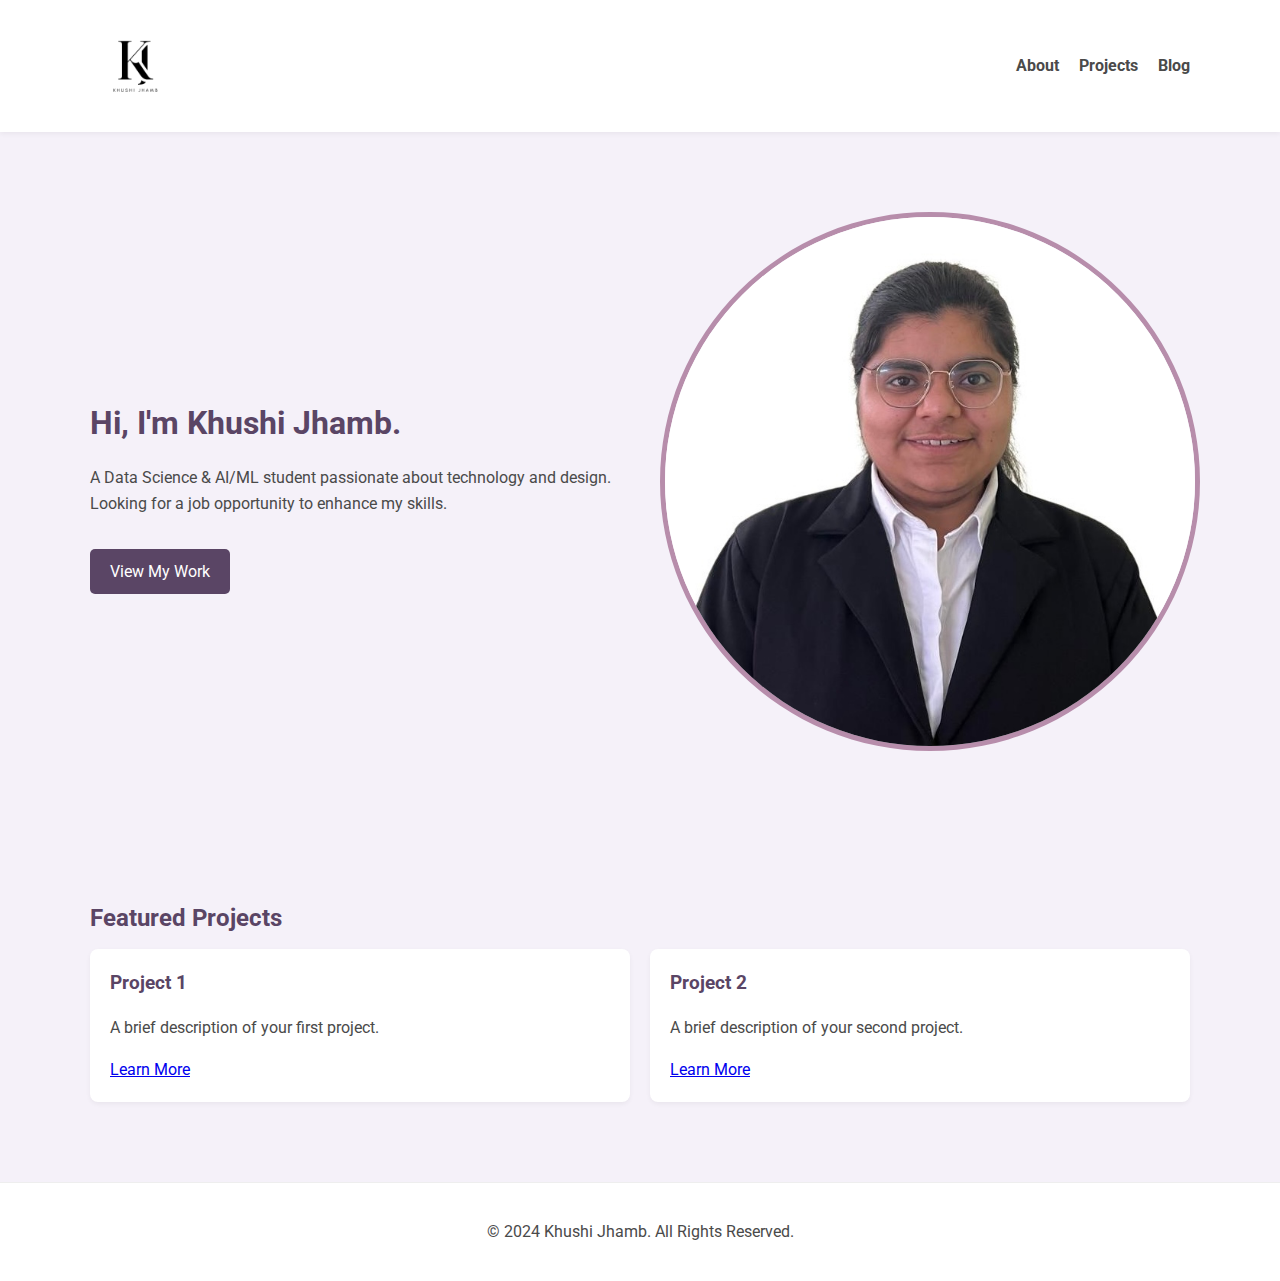
<file: index.html>
<!DOCTYPE html>
<html lang="en">
<head>
    <meta charset="UTF-8">
    <meta name="viewport" content="width=device-width, initial-scale=1.0">
    <title>Khushi Jhamb | Portfolio</title>
    <link rel="stylesheet" href="css/style.css">
    <link rel="preconnect" href="https://fonts.googleapis.com">
    <link rel="preconnect" href="https://fonts.gstatic.com" crossorigin>
    <link href="https://fonts.googleapis.com/css2?family=Roboto:wght@400;700&display=swap" rel="stylesheet">

    <script src="js/script.js" defer></script>
    
</head>
<body>

    <header class="main-header">
        <nav class="main-nav container">
            <a href="index.html" class="logo">
                <img src="images/KJ_logo_bg_removed.png" alt="Khushi Jhamb Logo">
            </a>

            <button class="menu-toggle" aria-expanded="false" aria-controls="main-menu">
                <span class="bar"></span>
                <span class="bar"></span>
                <span class="bar"></span>
            </button>

            <ul>
                <li><a href="about.html">About</a></li>
                <li><a href="projects.html">Projects</a></li>
                <li><a href="blog.html">Blog</a></li>
            </ul>
        </nav>
    </header>

    <main>
        <section class="hero-section container">
            <div class="hero-content">
                <h1>Hi, I'm Khushi Jhamb.</h1>
                <p>A Data Science & AI/ML student passionate about technology and design. Looking for a job opportunity to enhance my skills.</p>
                <a href="projects.html" class="cta-button">View My Work</a>
            </div>
            <div class="hero-image">
                <img src="images/Khushi.JPG" alt="A professional photo of Khushi Jhamb">
            </div>
        </section>

        <section class="projects-section container">
            <h2>Featured Projects</h2>
            <div class="projects-grid">
                <div class="project-card">
                    <h3>Project 1</h3>
                    <p>A brief description of your first project.</p>
                    <a href="pages/project1.html">Learn More</a>
                </div>
                <div class="project-card">
                    <h3>Project 2</h3>
                    <p>A brief description of your second project.</p>
                    <a href="pages/project2.html">Learn More</a>
                </div>
            </div>
        </section>

    </main>

    <footer class="main-footer">
        <div class="container">
            <p>&copy; 2024 Khushi Jhamb. All Rights Reserved.</p>
        </div>
    </footer>

</body>
</html>
</file>
<file: css/style.css>
/* Color variables */
:root {
    --primary-mauve: #5A4565;    /* Deep, elegant mauve for headings */
    --light-mauve: #B78DAB;      /* Soft mauve for accents */
    --light-bg: #F5F1F9;         /* Very light lavender background */
    --white: #FFFFFF;            /* Pure white for elements */
    --dark-text: #4A4A4A;        /* Standard gray text */
}

/* Base styles and formal font/color setup */
body {
    font-family: 'Roboto', sans-serif;
    background-color: var(--light-bg);
    color: var(--dark-text);
    line-height: 1.6;
    margin: 0;
    padding: 0;
}

h1, h2, h3 {
    color: var(--primary-mauve);
    margin-bottom: 0.5em;
}

.container {
    max-width: 1100px;
    margin: 0 auto;
    padding: 0 20px;
}

/* Header and Navigation Styles */
.main-header {
    background-color: var(--white);
    padding: 1rem 0;
    box-shadow: 0 2px 5px rgba(0, 0, 0, 0.05);
}

.main-nav {
    display: flex;
    justify-content: space-between;
    align-items: center;
}

.main-nav .logo img {
    max-height: 100px;
    width: auto;
    display: block;
}

.main-nav ul {
    list-style: none;
    margin: 0;
    padding: 0;
    display: flex;
    gap: 20px;
}

.main-nav a {
    text-decoration: none;
    color: var(--dark-text);
    font-weight: bold;
}

/* Hero Section Styles */
.hero-section {
    display: flex;
    align-items: center;
    gap: 40px;
    padding: 80px 0;
}

.hero-content {
    flex: 1;
}

.hero-image {
    flex: 1;
    text-align: center;
}

.hero-image img {
    max-width: 100%;
    border-radius: 50%;
    border: 5px solid var(--light-mauve);
}

.cta-button {
    display: inline-block;
    background-color: var(--primary-mauve);
    color: var(--white);
    padding: 10px 20px;
    text-decoration: none;
    border-radius: 5px;
    margin-top: 1em;
    transition: background-color 0.3s ease;
}

.cta-button:hover {
    background-color: var(--light-mauve);
    color: var(--primary-mauve);
}

/* Projects Section Styles */
.projects-section {
    padding: 40px 0;
}

.projects-grid {
    display: grid;
    grid-template-columns: repeat(auto-fit, minmax(250px, 1fr));
    gap: 20px;
}

.project-card {
    background-color: var(--white);
    padding: 20px;
    border-radius: 8px;
    box-shadow: 0 2px 5px rgba(0, 0, 0, 0.05);
    transition: transform 0.3s ease, box-shadow 0.3s ease;
}

.project-card:hover {
    transform: translateY(-5px);
    box-shadow: 0 5px 15px rgba(0, 0, 0, 0.1);
}

.project-card h3 {
    margin-top: 0;
}

/* Footer Styles */
.main-footer {
    background-color: var(--white);
    text-align: center;
    padding: 20px 0;
    margin-top: 40px;
    border-top: 1px solid #eee;
}


/* Hamburger Menu Button */
.menu-toggle {
    display: none; /* Hide button by default on larger screens */
    background: transparent;
    border: none;
    cursor: pointer;
    flex-direction: column;
    gap: 5px;
    padding: 10px;
    z-index: 100;
}

.menu-toggle .bar {
    width: 25px;
    height: 3px;
    background-color: var(--primary-mauve);
    border-radius: 2px;
    transition: transform 0.3s ease-in-out;
}

/* ======================== */
/* === RESPONSIVENESS === */
/* ======================== */

/* For smaller screens (phones) */
@media (max-width: 768px) {
    /* Previous code for hero section and projects */
    .hero-section {
        flex-direction: column-reverse;
        text-align: center;
    }

    .hero-image {
        margin-bottom: 20px;
    }

    .hero-image img {
        max-width: 80%;
    }

    .projects-grid {
        grid-template-columns: 1fr;
    }

    /* New code for navigation bar */
    .main-nav {
        justify-content: flex-end;
    }

    .main-nav .logo {
        position: absolute;
        left: 20px;
    }

    .menu-toggle {
        display: flex;
    }
    
    .main-nav ul {
        display: none;
        flex-direction: column;
        width: 100%;
        position: absolute;
        top: 60px;
        left: 0;
        background-color: var(--white);
        padding: 20px 0;
        box-shadow: 0 5px 10px rgba(0,0,0,0.1);
        text-align: center;
        transition: transform 0.3s ease-in-out;
    }

    .main-nav ul.show {
        display: flex;
    }
}
</file>
